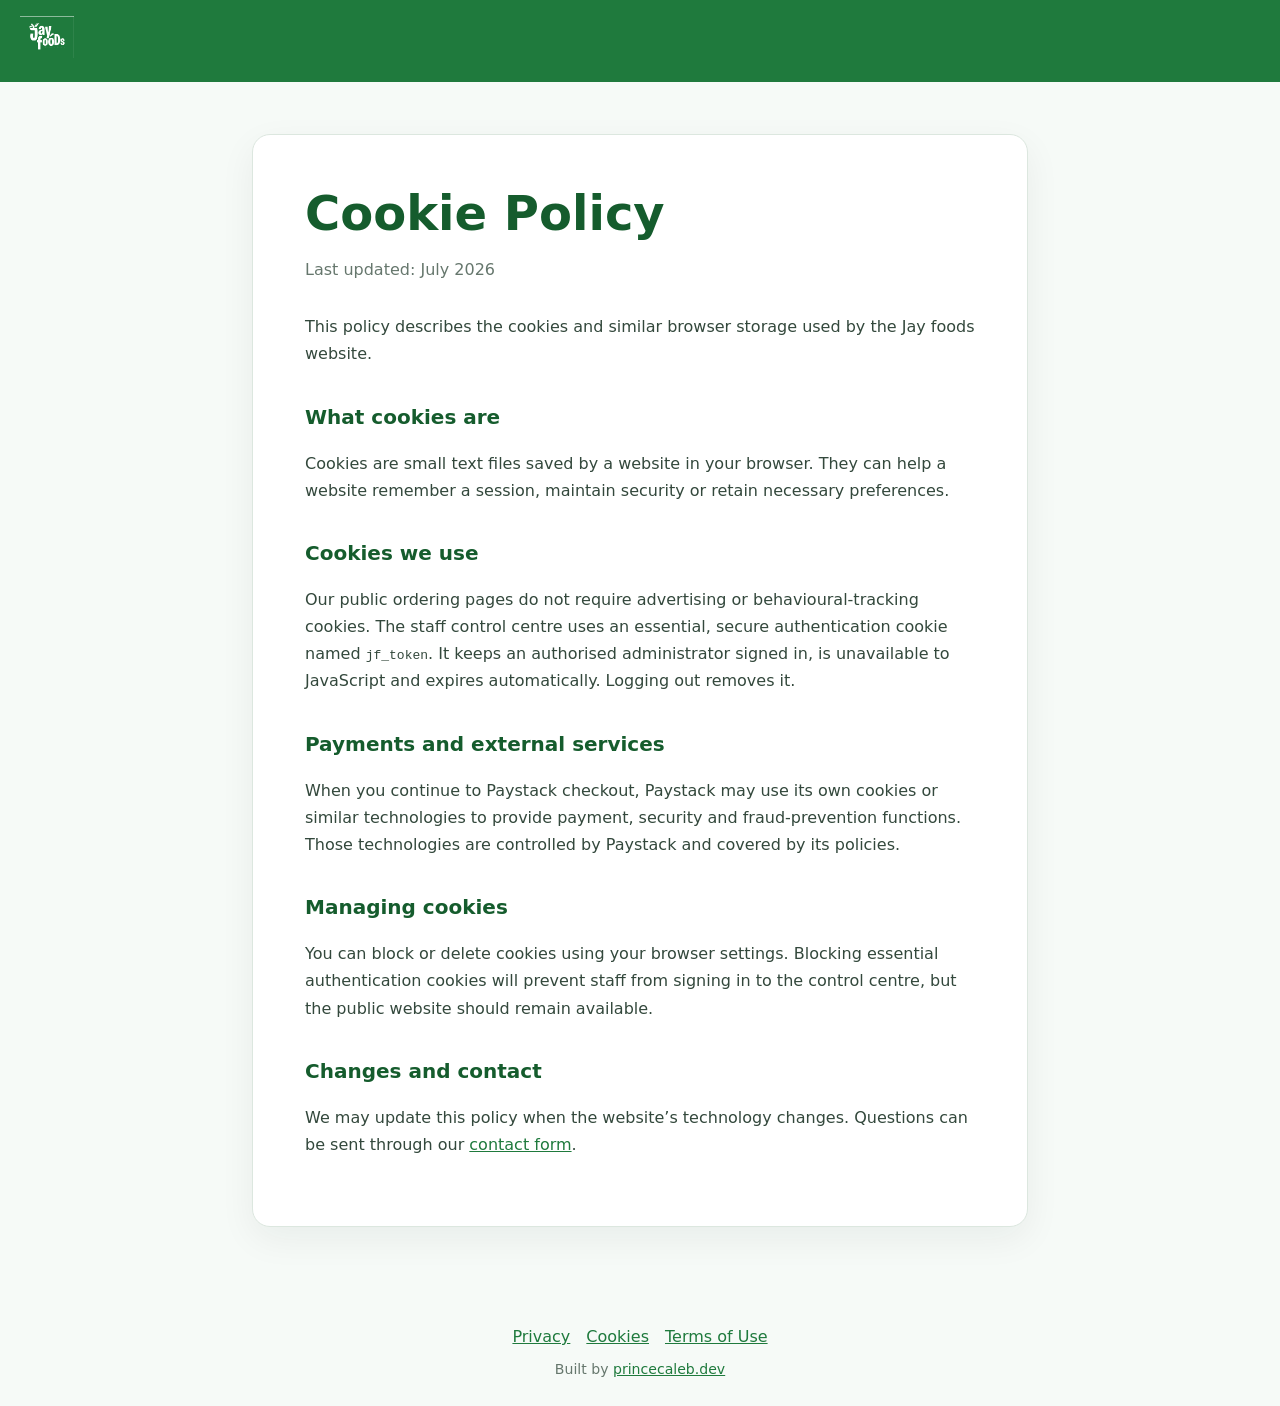
<file: public/cookies.html>
<!doctype html><html lang="en"><head><meta charset="utf-8"><meta name="viewport" content="width=device-width,initial-scale=1"><title>Cookie Policy — Jay Foods</title><link rel="stylesheet" href="legal.css"></head><body><header><a href="index.html"><img src="img/logo-white.png" alt="Jay foods"></a></header><main class="wrap"><article class="card"><h1>Cookie Policy</h1><p class="updated">Last updated: July 2026</p><p>This policy describes the cookies and similar browser storage used by the Jay foods website.</p><h2>What cookies are</h2><p>Cookies are small text files saved by a website in your browser. They can help a website remember a session, maintain security or retain necessary preferences.</p><h2>Cookies we use</h2><p>Our public ordering pages do not require advertising or behavioural-tracking cookies. The staff control centre uses an essential, secure authentication cookie named <code>jf_token</code>. It keeps an authorised administrator signed in, is unavailable to JavaScript and expires automatically. Logging out removes it.</p><h2>Payments and external services</h2><p>When you continue to Paystack checkout, Paystack may use its own cookies or similar technologies to provide payment, security and fraud-prevention functions. Those technologies are controlled by Paystack and covered by its policies.</p><h2>Managing cookies</h2><p>You can block or delete cookies using your browser settings. Blocking essential authentication cookies will prevent staff from signing in to the control centre, but the public website should remain available.</p><h2>Changes and contact</h2><p>We may update this policy when the website’s technology changes. Questions can be sent through our <a href="index.html#contact">contact form</a>.</p></article></main><footer><a href="privacy.html">Privacy</a><a href="cookies.html">Cookies</a><a href="terms.html">Terms of Use</a><span class="built">Built by <a href="https://www.princecaleb.dev" target="_blank" rel="noopener">princecaleb.dev</a></span></footer></body></html>
</file>
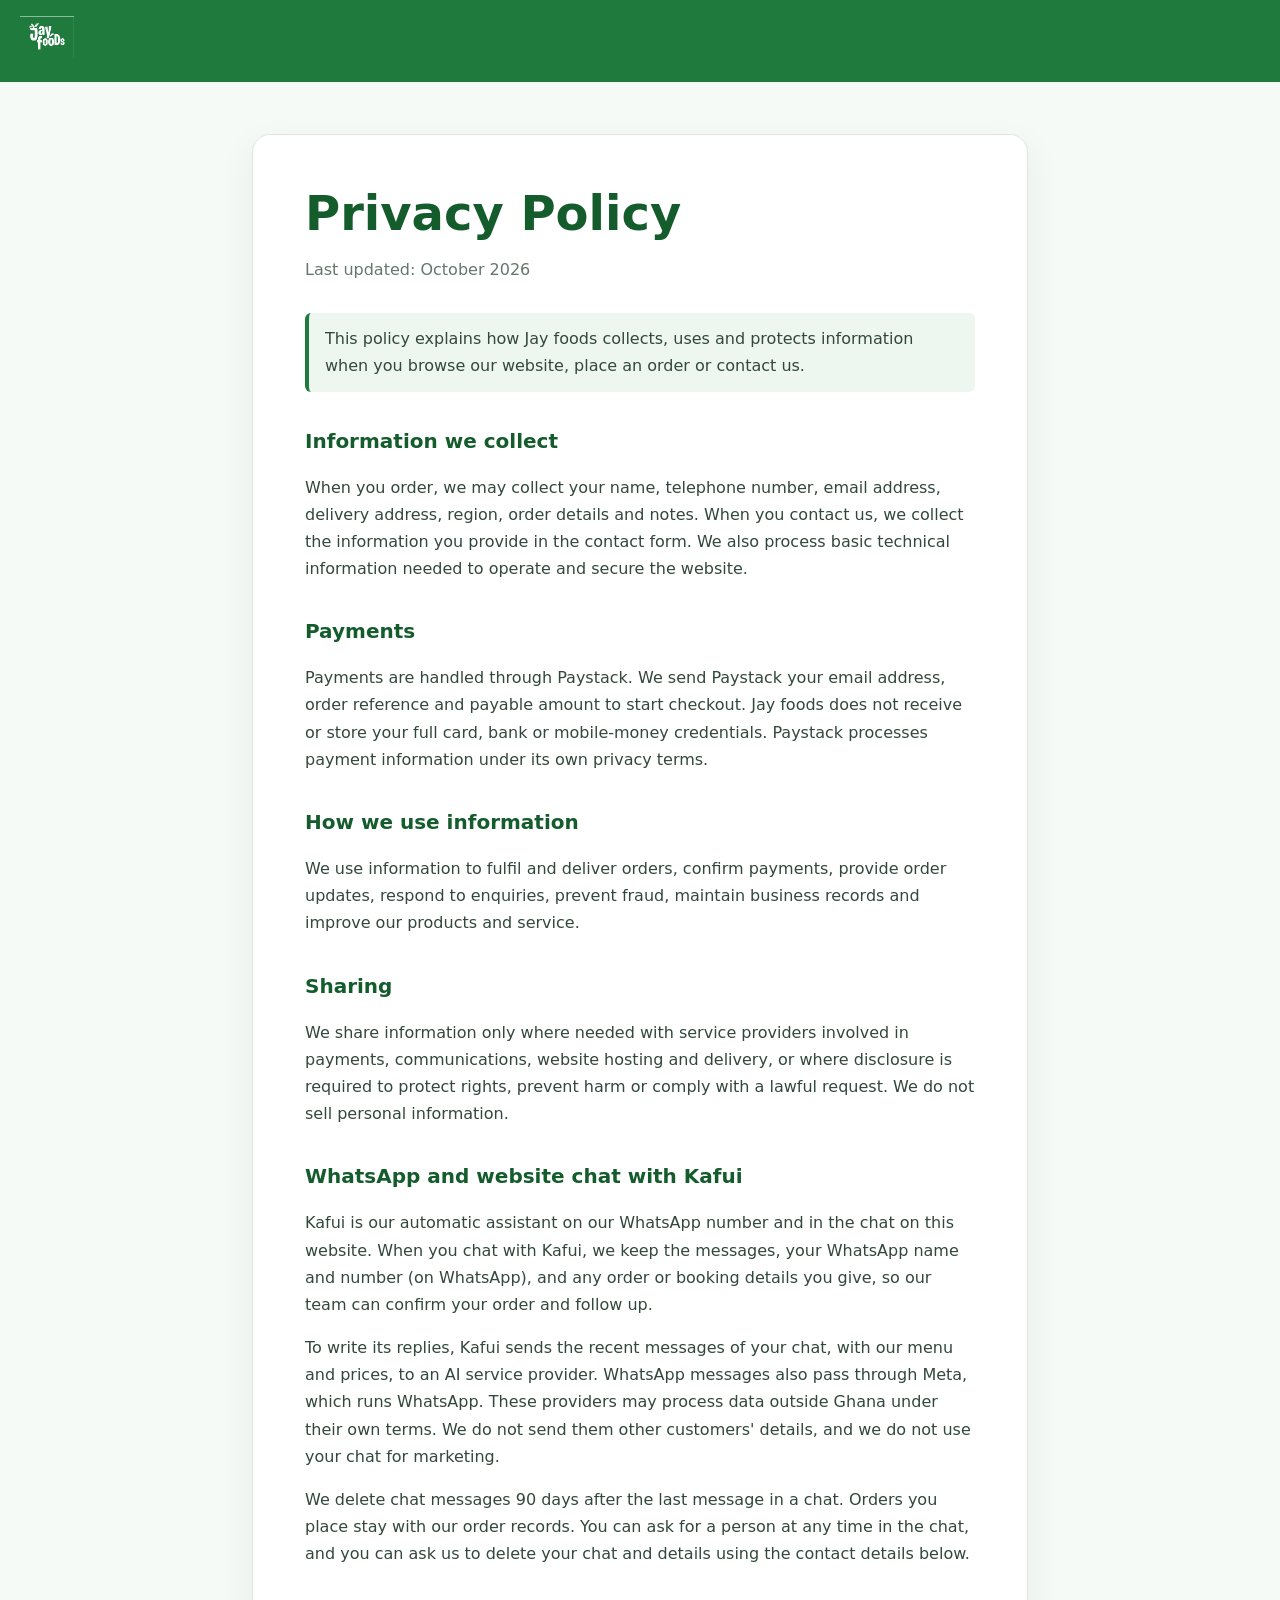
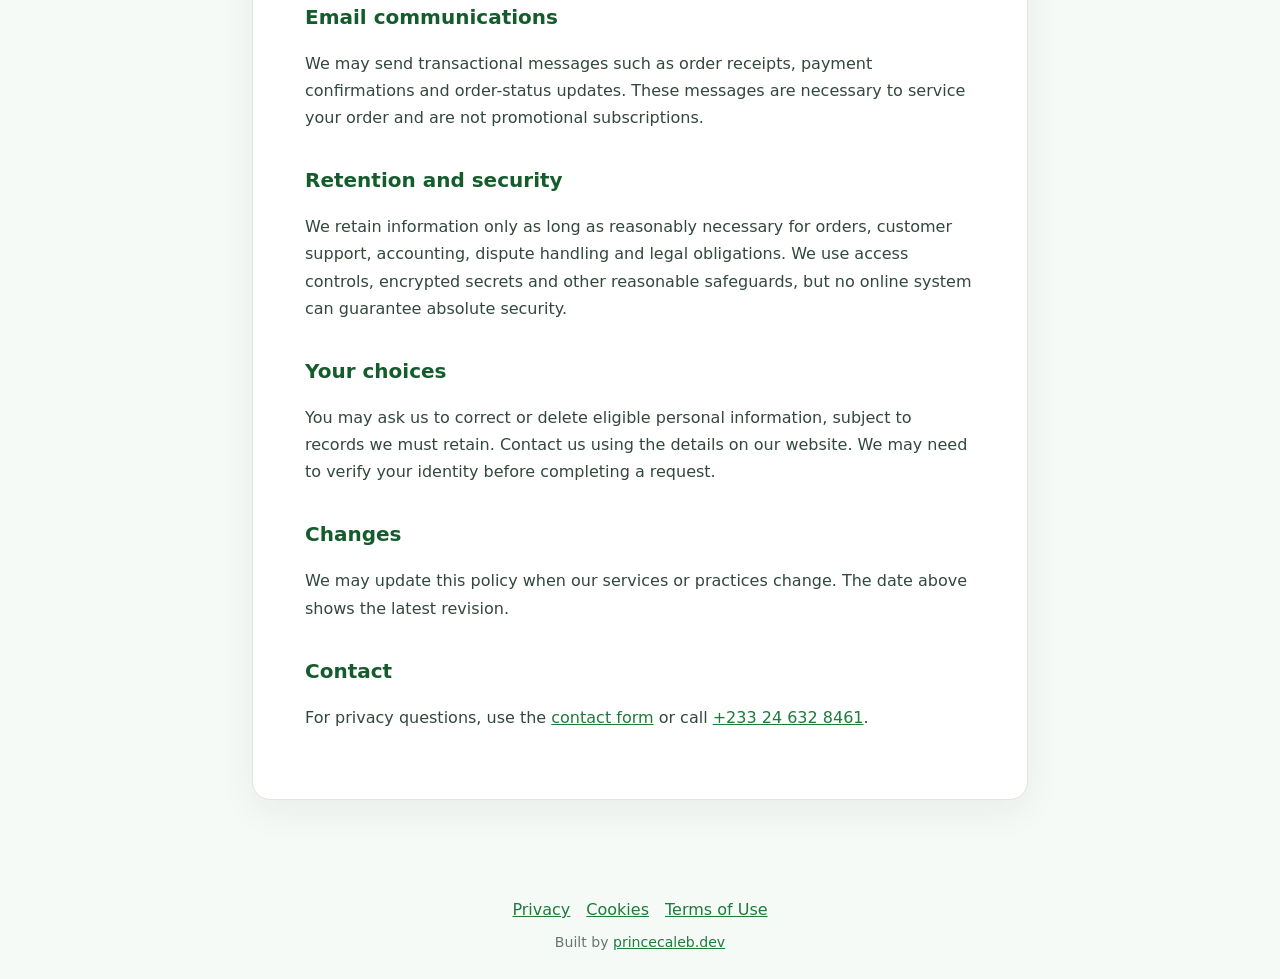
<file: public/privacy.html>
<!doctype html><html lang="en"><head><meta charset="utf-8"><meta name="viewport" content="width=device-width,initial-scale=1"><title>Privacy Policy — Jay Foods</title><link rel="stylesheet" href="legal.css"></head><body><header><a href="index.html"><img src="img/logo-white.png" alt="Jay foods"></a></header><main class="wrap"><article class="card"><h1>Privacy Policy</h1><p class="updated">Last updated: October 2026</p><p class="notice">This policy explains how Jay foods collects, uses and protects information when you browse our website, place an order or contact us.</p><h2>Information we collect</h2><p>When you order, we may collect your name, telephone number, email address, delivery address, region, order details and notes. When you contact us, we collect the information you provide in the contact form. We also process basic technical information needed to operate and secure the website.</p><h2>Payments</h2><p>Payments are handled through Paystack. We send Paystack your email address, order reference and payable amount to start checkout. Jay foods does not receive or store your full card, bank or mobile-money credentials. Paystack processes payment information under its own privacy terms.</p><h2>How we use information</h2><p>We use information to fulfil and deliver orders, confirm payments, provide order updates, respond to enquiries, prevent fraud, maintain business records and improve our products and service.</p><h2>Sharing</h2><p>We share information only where needed with service providers involved in payments, communications, website hosting and delivery, or where disclosure is required to protect rights, prevent harm or comply with a lawful request. We do not sell personal information.</p><h2 id="chat">WhatsApp and website chat with Kafui</h2><p>Kafui is our automatic assistant on our WhatsApp number and in the chat on this website. When you chat with Kafui, we keep the messages, your WhatsApp name and number (on WhatsApp), and any order or booking details you give, so our team can confirm your order and follow up.</p><p>To write its replies, Kafui sends the recent messages of your chat, with our menu and prices, to an AI service provider. WhatsApp messages also pass through Meta, which runs WhatsApp. These providers may process data outside Ghana under their own terms. We do not send them other customers' details, and we do not use your chat for marketing.</p><p>We delete chat messages 90 days after the last message in a chat. Orders you place stay with our order records. You can ask for a person at any time in the chat, and you can ask us to delete your chat and details using the contact details below.</p><h2>Email communications</h2><p>We may send transactional messages such as order receipts, payment confirmations and order-status updates. These messages are necessary to service your order and are not promotional subscriptions.</p><h2>Retention and security</h2><p>We retain information only as long as reasonably necessary for orders, customer support, accounting, dispute handling and legal obligations. We use access controls, encrypted secrets and other reasonable safeguards, but no online system can guarantee absolute security.</p><h2>Your choices</h2><p>You may ask us to correct or delete eligible personal information, subject to records we must retain. Contact us using the details on our website. We may need to verify your identity before completing a request.</p><h2>Changes</h2><p>We may update this policy when our services or practices change. The date above shows the latest revision.</p><h2>Contact</h2><p>For privacy questions, use the <a href="index.html#contact">contact form</a> or call <a href="tel:+233246328461">+233 24 632 8461</a>.</p></article></main><footer><a href="privacy.html">Privacy</a><a href="cookies.html">Cookies</a><a href="terms.html">Terms of Use</a><span class="built">Built by <a href="https://www.princecaleb.dev" target="_blank" rel="noopener">princecaleb.dev</a></span></footer></body></html>
</file>
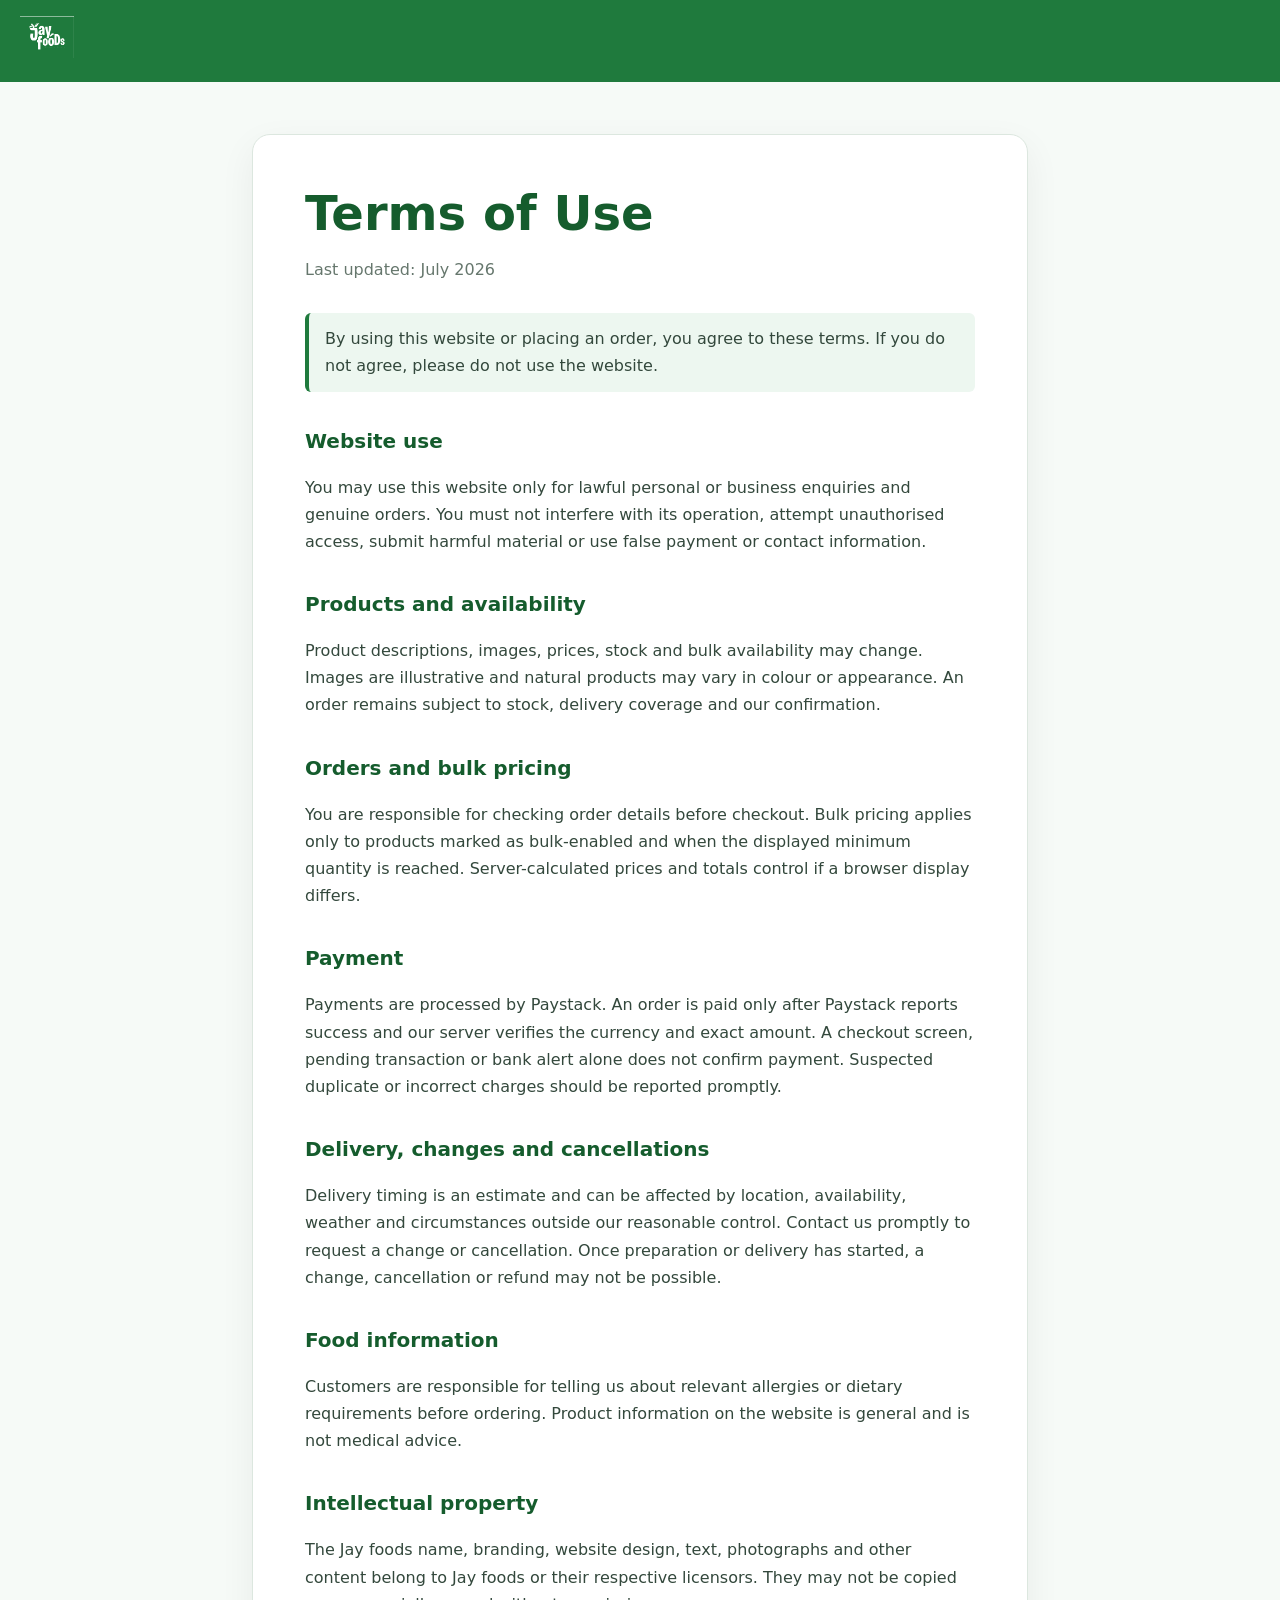
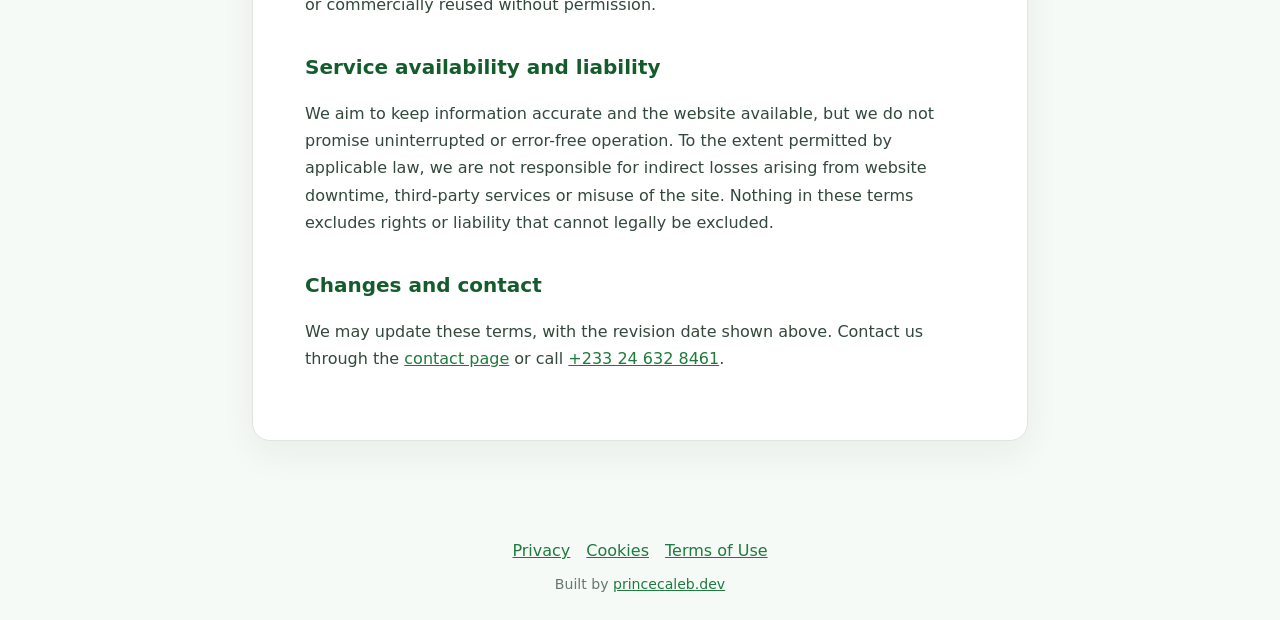
<file: public/terms.html>
<!doctype html><html lang="en"><head><meta charset="utf-8"><meta name="viewport" content="width=device-width,initial-scale=1"><title>Terms of Use — Jay Foods</title><link rel="stylesheet" href="legal.css"></head><body><header><a href="index.html"><img src="img/logo-white.png" alt="Jay foods"></a></header><main class="wrap"><article class="card"><h1>Terms of Use</h1><p class="updated">Last updated: July 2026</p><p class="notice">By using this website or placing an order, you agree to these terms. If you do not agree, please do not use the website.</p><h2>Website use</h2><p>You may use this website only for lawful personal or business enquiries and genuine orders. You must not interfere with its operation, attempt unauthorised access, submit harmful material or use false payment or contact information.</p><h2>Products and availability</h2><p>Product descriptions, images, prices, stock and bulk availability may change. Images are illustrative and natural products may vary in colour or appearance. An order remains subject to stock, delivery coverage and our confirmation.</p><h2>Orders and bulk pricing</h2><p>You are responsible for checking order details before checkout. Bulk pricing applies only to products marked as bulk-enabled and when the displayed minimum quantity is reached. Server-calculated prices and totals control if a browser display differs.</p><h2>Payment</h2><p>Payments are processed by Paystack. An order is paid only after Paystack reports success and our server verifies the currency and exact amount. A checkout screen, pending transaction or bank alert alone does not confirm payment. Suspected duplicate or incorrect charges should be reported promptly.</p><h2>Delivery, changes and cancellations</h2><p>Delivery timing is an estimate and can be affected by location, availability, weather and circumstances outside our reasonable control. Contact us promptly to request a change or cancellation. Once preparation or delivery has started, a change, cancellation or refund may not be possible.</p><h2>Food information</h2><p>Customers are responsible for telling us about relevant allergies or dietary requirements before ordering. Product information on the website is general and is not medical advice.</p><h2>Intellectual property</h2><p>The Jay foods name, branding, website design, text, photographs and other content belong to Jay foods or their respective licensors. They may not be copied or commercially reused without permission.</p><h2>Service availability and liability</h2><p>We aim to keep information accurate and the website available, but we do not promise uninterrupted or error-free operation. To the extent permitted by applicable law, we are not responsible for indirect losses arising from website downtime, third-party services or misuse of the site. Nothing in these terms excludes rights or liability that cannot legally be excluded.</p><h2>Changes and contact</h2><p>We may update these terms, with the revision date shown above. Contact us through the <a href="index.html#contact">contact page</a> or call <a href="tel:+233246328461">+233 24 632 8461</a>.</p></article></main><footer><a href="privacy.html">Privacy</a><a href="cookies.html">Cookies</a><a href="terms.html">Terms of Use</a><span class="built">Built by <a href="https://www.princecaleb.dev" target="_blank" rel="noopener">princecaleb.dev</a></span></footer></body></html>
</file>
<file: public/legal.css>
:root{--green:#1f7a3d;--dark:#155c2d;--ink:#10241a;--muted:#66776d;--line:#dce7df;--bg:#f6faf7}*{box-sizing:border-box}body{margin:0;font-family:system-ui,-apple-system,"Segoe UI",sans-serif;color:var(--ink);background:var(--bg);line-height:1.7}header{background:var(--green);padding:16px 20px}header a{display:inline-flex;color:#fff;text-decoration:none;align-items:center}header img{height:42px}.wrap{max-width:820px;margin:0 auto;padding:52px 22px 72px}.card{background:#fff;border:1px solid var(--line);border-radius:18px;padding:clamp(24px,5vw,52px);box-shadow:0 12px 36px rgba(16,36,26,.06)}h1{color:var(--dark);font-size:clamp(2rem,5vw,3rem);line-height:1.1;margin:0 0 8px}h2{color:var(--dark);font-size:1.25rem;margin:32px 0 7px}p,li{color:#33483c}.updated{color:var(--muted);margin-bottom:30px}.notice{background:#edf7f0;border-left:4px solid var(--green);padding:12px 16px;border-radius:6px}a{color:var(--green)}footer{text-align:center;color:var(--muted);padding:24px}footer a{margin:0 8px}@media(max-width:560px){.wrap{padding:24px 12px 48px}.card{border-radius:12px;padding:24px 20px}}footer .built{display:block;margin-top:8px;font-size:.88rem}footer .built a{margin:0}
</file>
